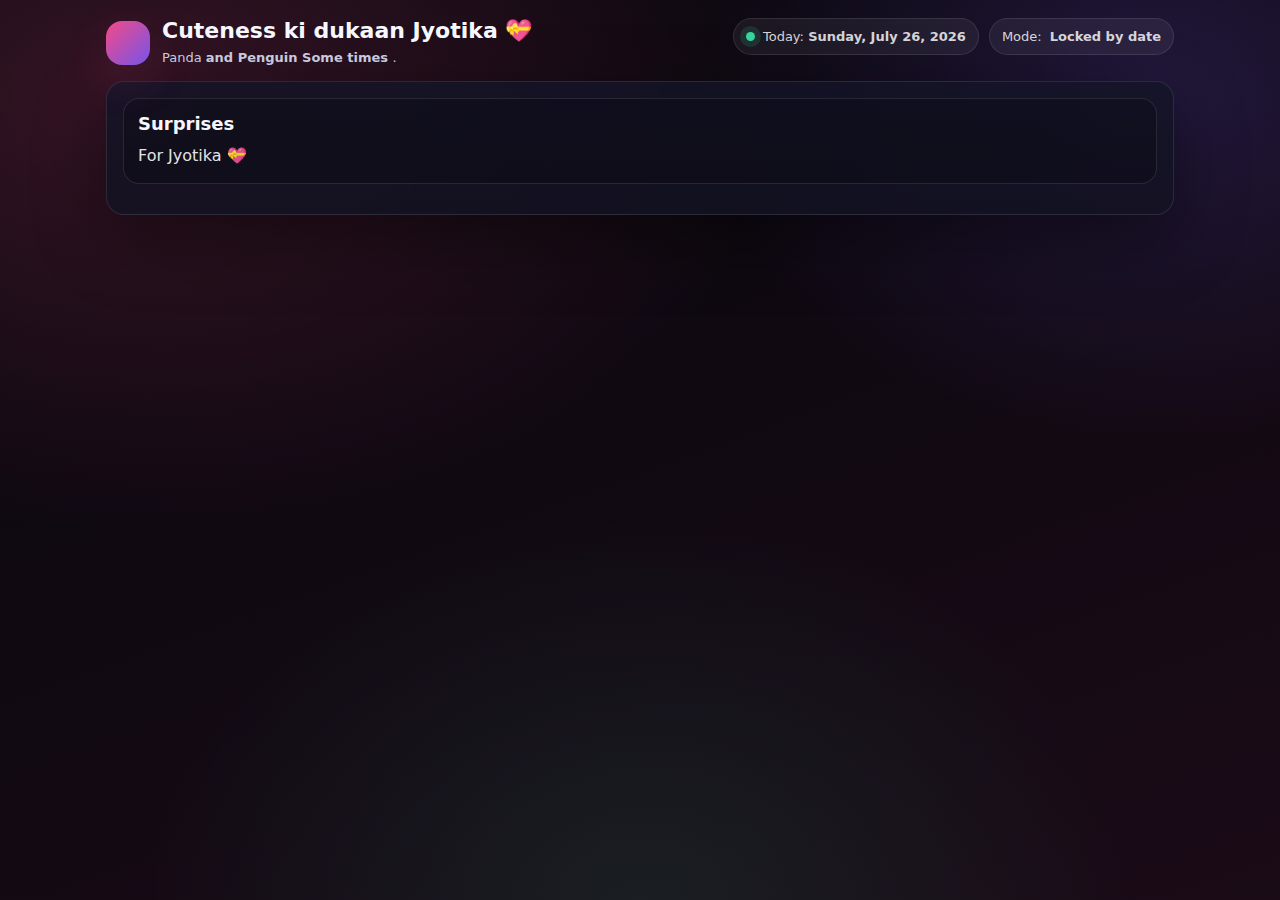
<file: index.html>
<!doctype html>
<html lang="en">
<head><meta charset="utf-8"/><meta name="viewport" content="width=device-width,initial-scale=1"/>
<title>Jyotika 💝 My Love</title><link rel="stylesheet" href="styles.css"/></head>
<body>
<div class="wrap">
  <header>
    <div class="brand"><div class="logo" aria-hidden="true"></div>
      <div><h1>Cuteness ki dukaan Jyotika 💝</h1>
      <p class="sub"> Panda <b> and Penguin Some times </b>.</p></div>
    </div>
    <div class="meta">
      <div class="pill"><span class="dot" id="dot"></span><span id="todayText">Loading…</span></div>
      <div class="pill"><span>Mode:</span> <b id="modeText">Locked by date</b></div>
   <!--   <button class="btn secondary" id="togglePreview">Preview all days</button> -->
    </div>
  </header>

  <div class="panel">
    <div class="content">
      <div class="hero">
        <h2>Surprises</h2>
        <div class="note">For Jyotika 💝</div>
      </div>
      <div class="grid2" id="dateList" style="margin-top:14px"></div>
    </div>
  </div>
</div>

<div class="confetti" id="confetti"></div>
<script src="songs.js"></script>
<script src="config.js"></script>
<script src="app.js"></script>
<script>initIndex();</script>
</body></html>
</file>
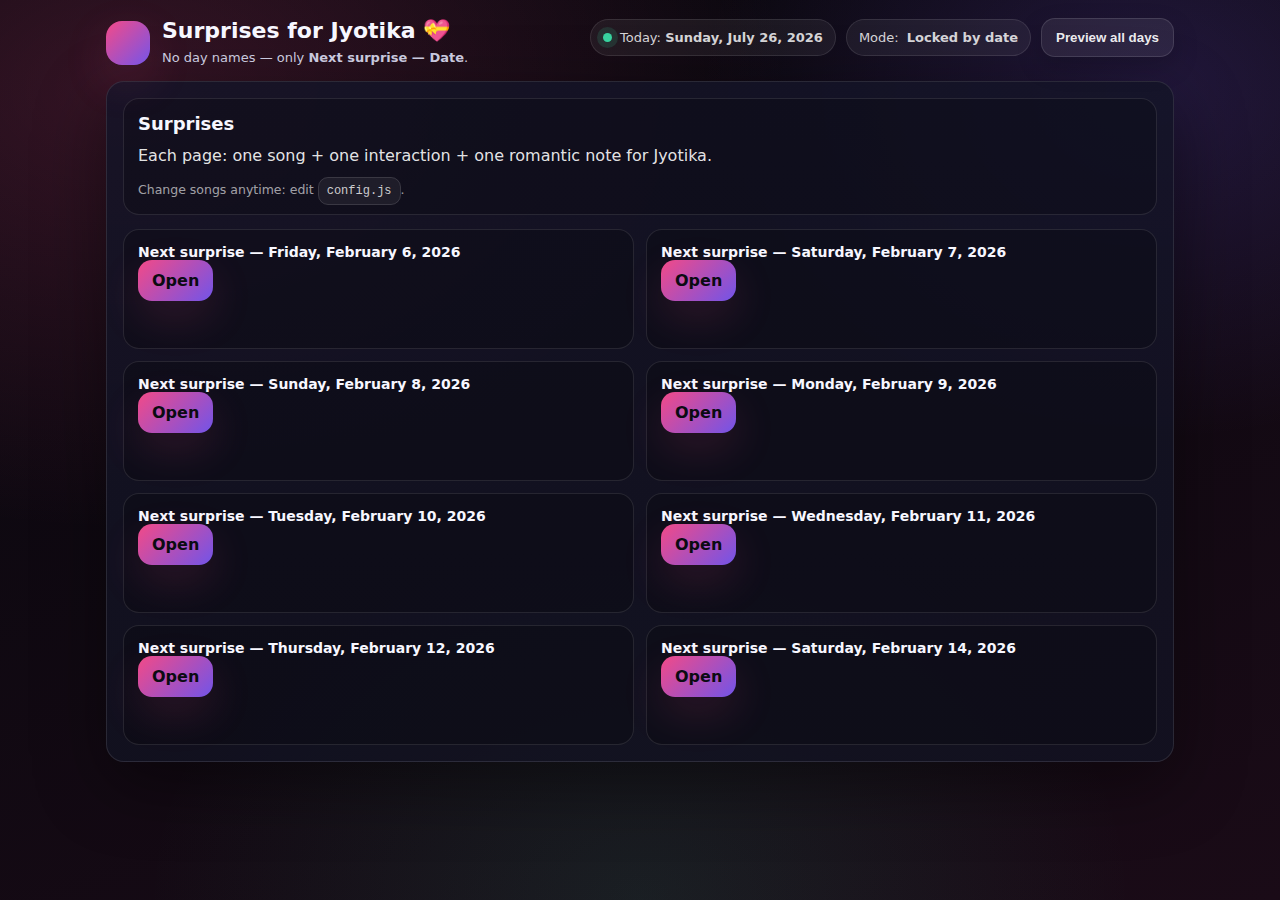
<file: jyotika_surprise_site 4/index.html>
<!doctype html>
<html lang="en">
<head><meta charset="utf-8"/><meta name="viewport" content="width=device-width,initial-scale=1"/>
<title>Surprises for Jyotika 💝</title><link rel="stylesheet" href="styles.css"/></head>
<body>
<div class="wrap">
  <header>
    <div class="brand"><div class="logo" aria-hidden="true"></div>
      <div><h1>Surprises for Jyotika 💝</h1>
      <p class="sub">No day names — only <b>Next surprise — Date</b>.</p></div>
    </div>
    <div class="meta">
      <div class="pill"><span class="dot" id="dot"></span><span id="todayText">Loading…</span></div>
      <div class="pill"><span>Mode:</span> <b id="modeText">Locked by date</b></div>
      <button class="btn secondary" id="togglePreview">Preview all days</button>
    </div>
  </header>

  <div class="panel">
    <div class="content">
      <div class="hero">
        <h2>Surprises</h2>
        <div class="note">Each page: one song + one interaction + one romantic note for Jyotika.</div>
        <div class="tiny">Change songs anytime: edit <span class="kbd">config.js</span>.</div>
      </div>
      <div class="grid2" id="dateList" style="margin-top:14px"></div>
    </div>
  </div>
</div>

<div class="confetti" id="confetti"></div>
<script src="config.js"></script>
<script src="app.js"></script>
<script>initIndex();</script>
</body></html>
</file>
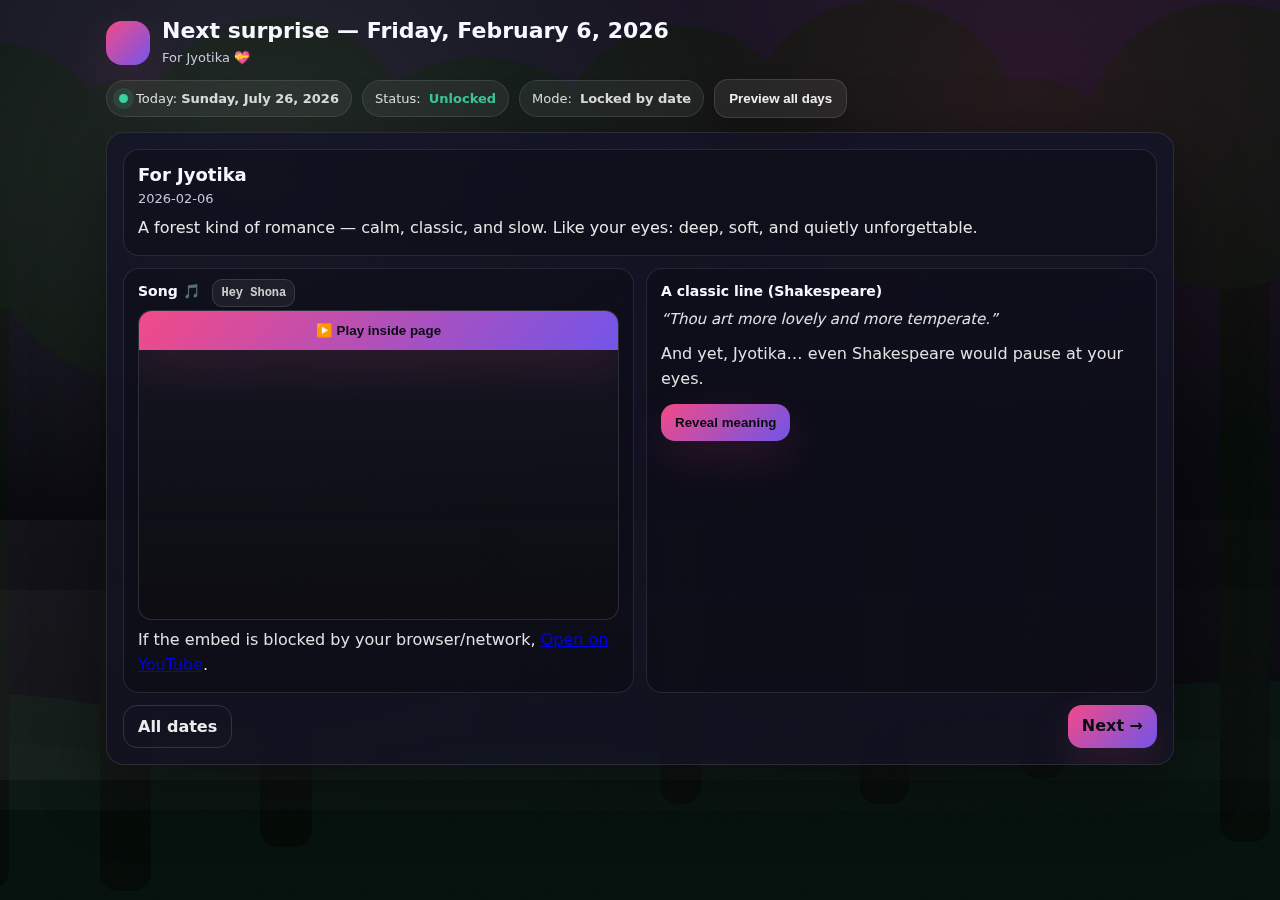
<file: day-1.html>
<!doctype html>
<html lang="en">
<head><meta charset="utf-8"/><meta name="viewport" content="width=device-width,initial-scale=1"/>
<title>Next surprise — 2026-02-06</title><link rel="stylesheet" href="styles.css"/></head>
<body>
<div class="wrap">
  <header>
    <div class="brand"><div class="logo" aria-hidden="true"></div>
      <div><h1 id="dayTitle">Next surprise — 2026-02-06</h1><p class="sub">For Jyotika 💝</p></div>
    </div>
    <div class="meta">
      <div class="pill"><span class="dot" id="dot"></span><span id="todayText">Loading…</span></div>
      <div class="pill"><span>Status:</span> <span id="statusText">—</span></div>
      <div class="pill"><span>Mode:</span> <b id="modeText">Locked by date</b></div>
      <button class="btn secondary" id="togglePreview">Preview all days</button>
    </div>
  </header>

  <div class="panel">
    <div class="content">
      <div class="hero">
        <h2>For Jyotika</h2>
        <div class="dateLine">2026-02-06</div>
        <div class="note" id="heroText">A forest kind of romance — calm, classic, and slow. Like your eyes: deep, soft, and quietly unforgettable.</div>
      </div>

      <div class="grid2" id="grid"></div>
      <div id="nav"></div>
      </div>
  </div>
</div>

<div class="confetti" id="confetti"></div>
<script src="songs.js"></script>
<script src="config.js"></script>
<script src="app.js"></script>
<script>initDayPage("2026-02-06", "A forest kind of romance \u2014 calm, classic, and slow. Like your eyes: deep, soft, and quietly unforgettable.");</script>
</body></html>
</file>
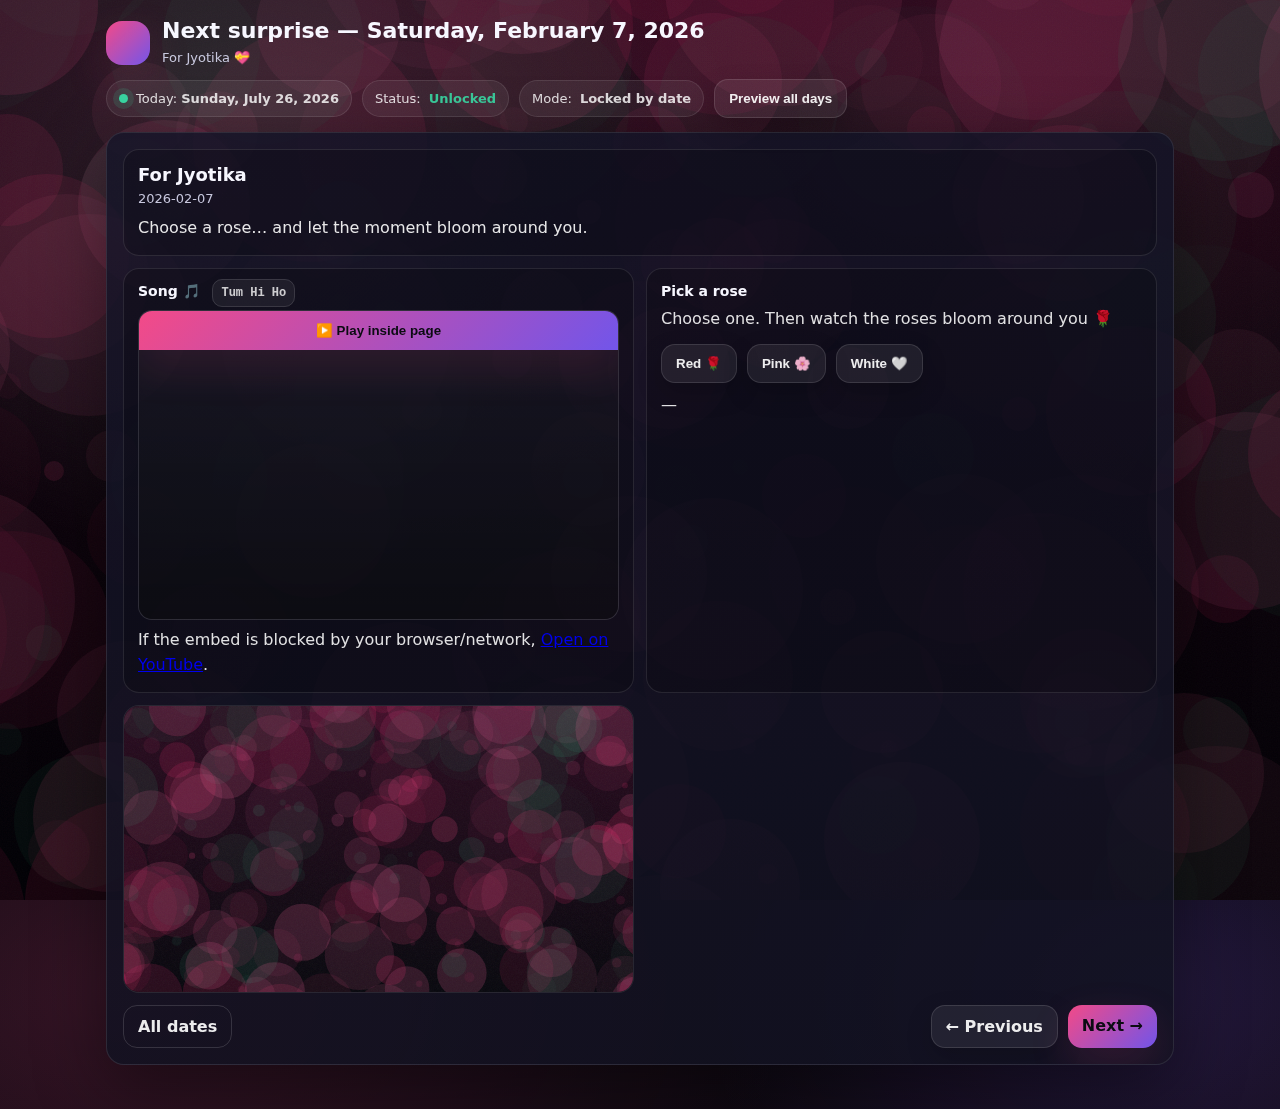
<file: day-2.html>
<!doctype html>
<html lang="en">
<head><meta charset="utf-8"/><meta name="viewport" content="width=device-width,initial-scale=1"/>
<title>Next surprise — 2026-02-07</title><link rel="stylesheet" href="styles.css"/></head>
<body>
<div class="wrap">
  <header>
    <div class="brand"><div class="logo" aria-hidden="true"></div>
      <div><h1 id="dayTitle">Next surprise — 2026-02-07</h1><p class="sub">For Jyotika 💝</p></div>
    </div>
    <div class="meta">
      <div class="pill"><span class="dot" id="dot"></span><span id="todayText">Loading…</span></div>
      <div class="pill"><span>Status:</span> <span id="statusText">—</span></div>
      <div class="pill"><span>Mode:</span> <b id="modeText">Locked by date</b></div>
      <button class="btn secondary" id="togglePreview">Preview all days</button>
    </div>
  </header>

  <div class="panel">
    <div class="content">
      <div class="hero">
        <h2>For Jyotika</h2>
        <div class="dateLine">2026-02-07</div>
        <div class="note" id="heroText">Choose a rose… and let the moment bloom around you.</div>
      </div>

      <div class="grid2" id="grid"></div>
      <div id="nav"></div>
      </div>
  </div>
</div>

<div class="confetti" id="confetti"></div>
<script src="songs.js"></script>
<script src="config.js"></script>
<script src="app.js"></script>
<script>initDayPage("2026-02-07", "Choose a rose\u2026 and let the moment bloom around you.");</script>
</body></html>
</file>
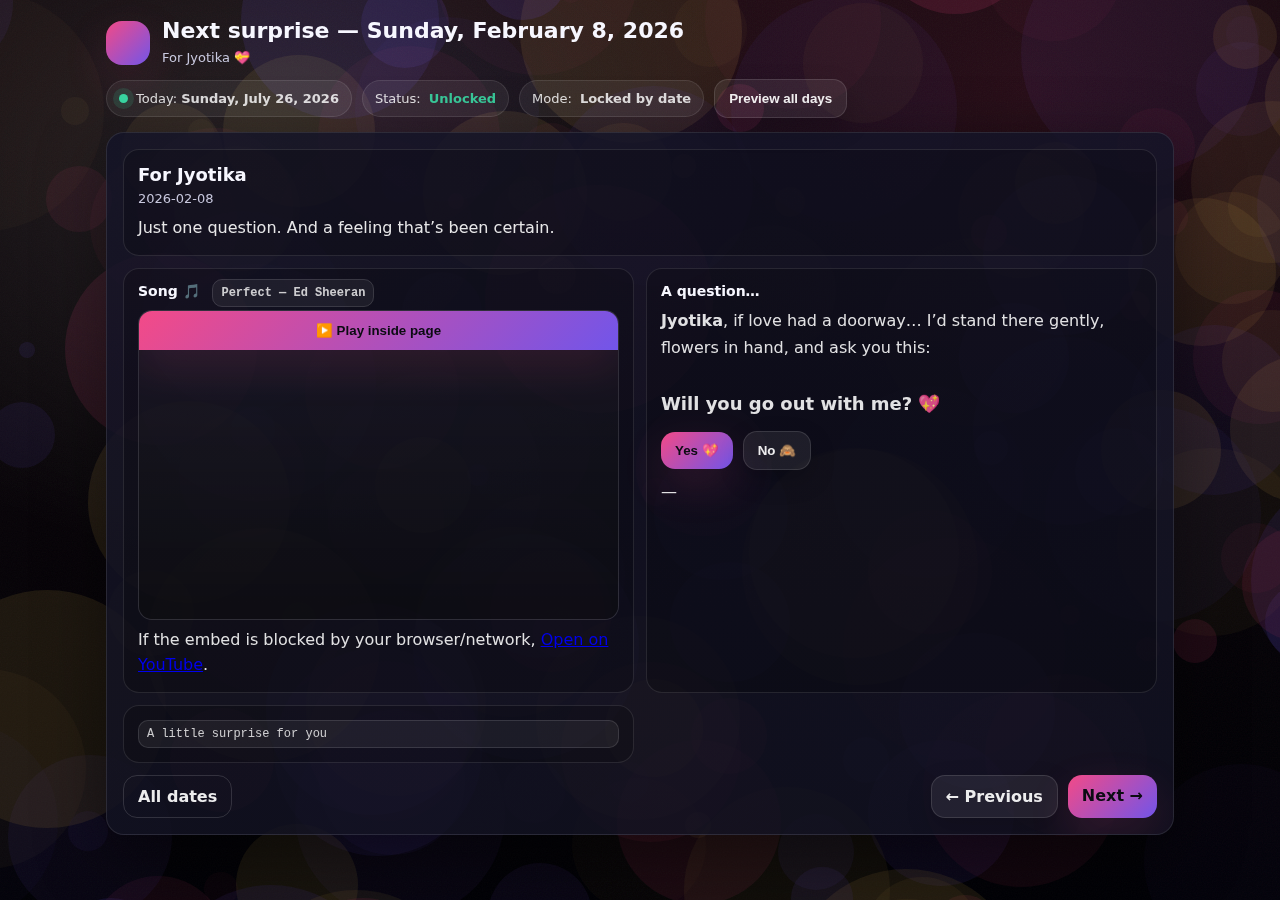
<file: day-3.html>
<!doctype html>
<html lang="en">
<head><meta charset="utf-8"/><meta name="viewport" content="width=device-width,initial-scale=1"/>
<title>Next surprise — 2026-02-08</title><link rel="stylesheet" href="styles.css"/></head>
<body>
<div class="wrap">
  <header>
    <div class="brand"><div class="logo" aria-hidden="true"></div>
      <div><h1 id="dayTitle">Next surprise — 2026-02-08</h1><p class="sub">For Jyotika 💝</p></div>
    </div>
    <div class="meta">
      <div class="pill"><span class="dot" id="dot"></span><span id="todayText">Loading…</span></div>
      <div class="pill"><span>Status:</span> <span id="statusText">—</span></div>
      <div class="pill"><span>Mode:</span> <b id="modeText">Locked by date</b></div>
      <button class="btn secondary" id="togglePreview">Preview all days</button>
    </div>
  </header>

  <div class="panel">
    <div class="content">
      <div class="hero">
        <h2>For Jyotika</h2>
        <div class="dateLine">2026-02-08</div>
        <div class="note" id="heroText">Just one question. And a feeling that’s been certain.</div>
      </div>

      <div class="grid2" id="grid"></div>
      <div id="nav"></div>
      </div>
  </div>
</div>

<div class="confetti" id="confetti"></div>
<script src="songs.js"></script>
<script src="config.js"></script>
<script src="app.js"></script>
<script>initDayPage("2026-02-08", "Just one question. And a feeling that\u2019s been certain.");</script>
</body></html>
</file>
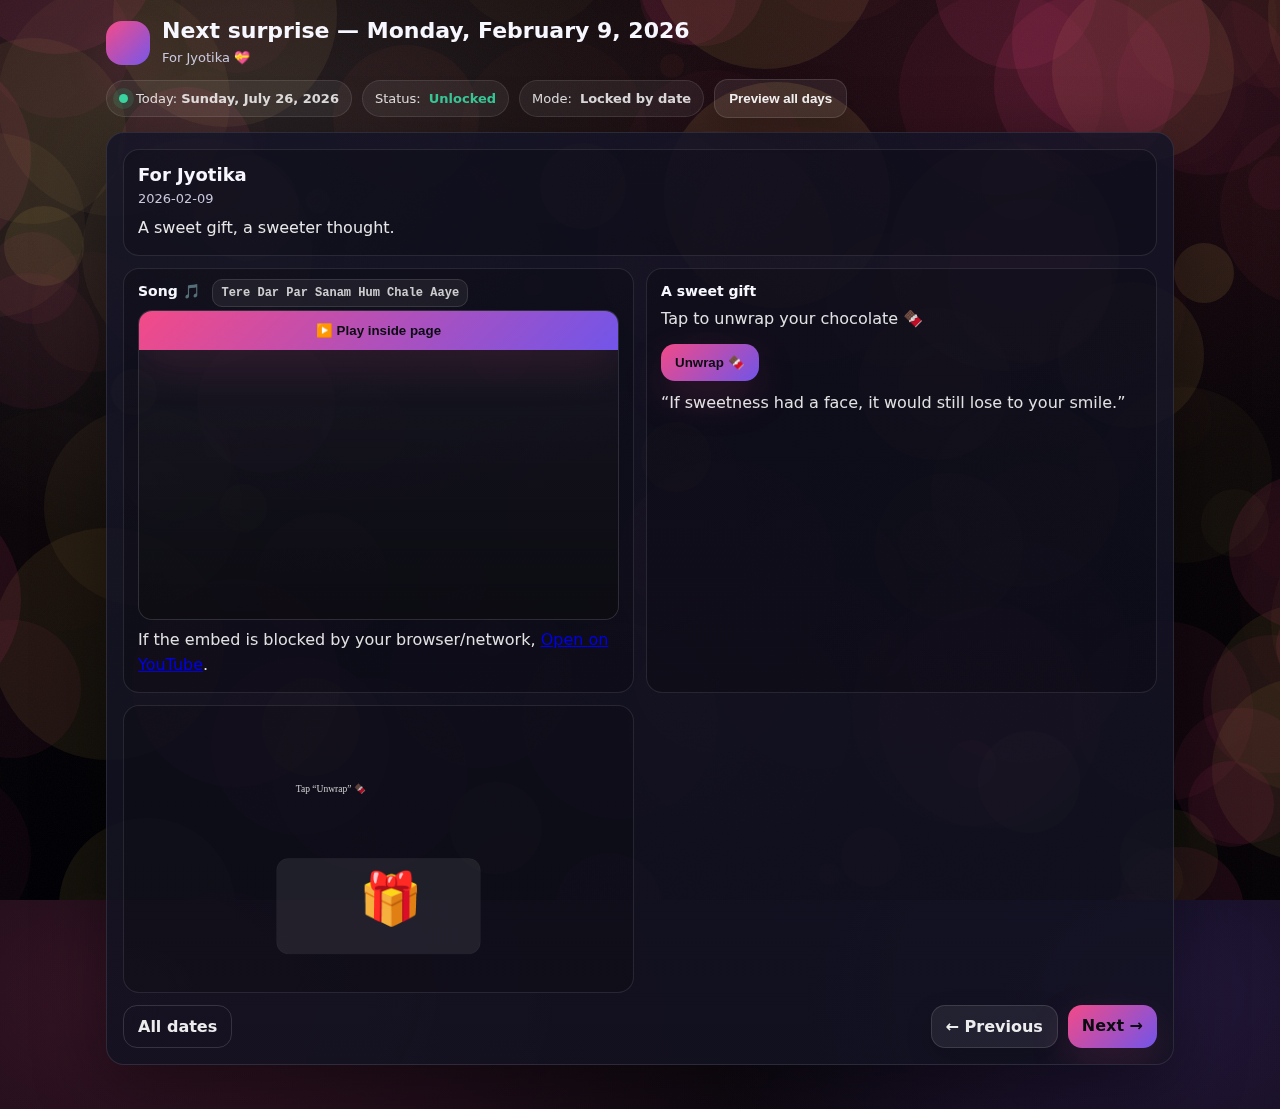
<file: day-4.html>
<!doctype html>
<html lang="en">
<head><meta charset="utf-8"/><meta name="viewport" content="width=device-width,initial-scale=1"/>
<title>Next surprise — 2026-02-09</title><link rel="stylesheet" href="styles.css"/></head>
<body>
<div class="wrap">
  <header>
    <div class="brand"><div class="logo" aria-hidden="true"></div>
      <div><h1 id="dayTitle">Next surprise — 2026-02-09</h1><p class="sub">For Jyotika 💝</p></div>
    </div>
    <div class="meta">
      <div class="pill"><span class="dot" id="dot"></span><span id="todayText">Loading…</span></div>
      <div class="pill"><span>Status:</span> <span id="statusText">—</span></div>
      <div class="pill"><span>Mode:</span> <b id="modeText">Locked by date</b></div>
      <button class="btn secondary" id="togglePreview">Preview all days</button>
    </div>
  </header>

  <div class="panel">
    <div class="content">
      <div class="hero">
        <h2>For Jyotika</h2>
        <div class="dateLine">2026-02-09</div>
        <div class="note" id="heroText">A sweet gift, a sweeter thought.</div>
      </div>

      <div class="grid2" id="grid"></div>
      <div id="nav"></div>
      </div>
  </div>
</div>

<div class="confetti" id="confetti"></div>
<script src="songs.js"></script>
<script src="config.js"></script>
<script src="app.js"></script>
<script>initDayPage("2026-02-09", "A sweet gift, a sweeter thought.");</script>
</body></html>
</file>
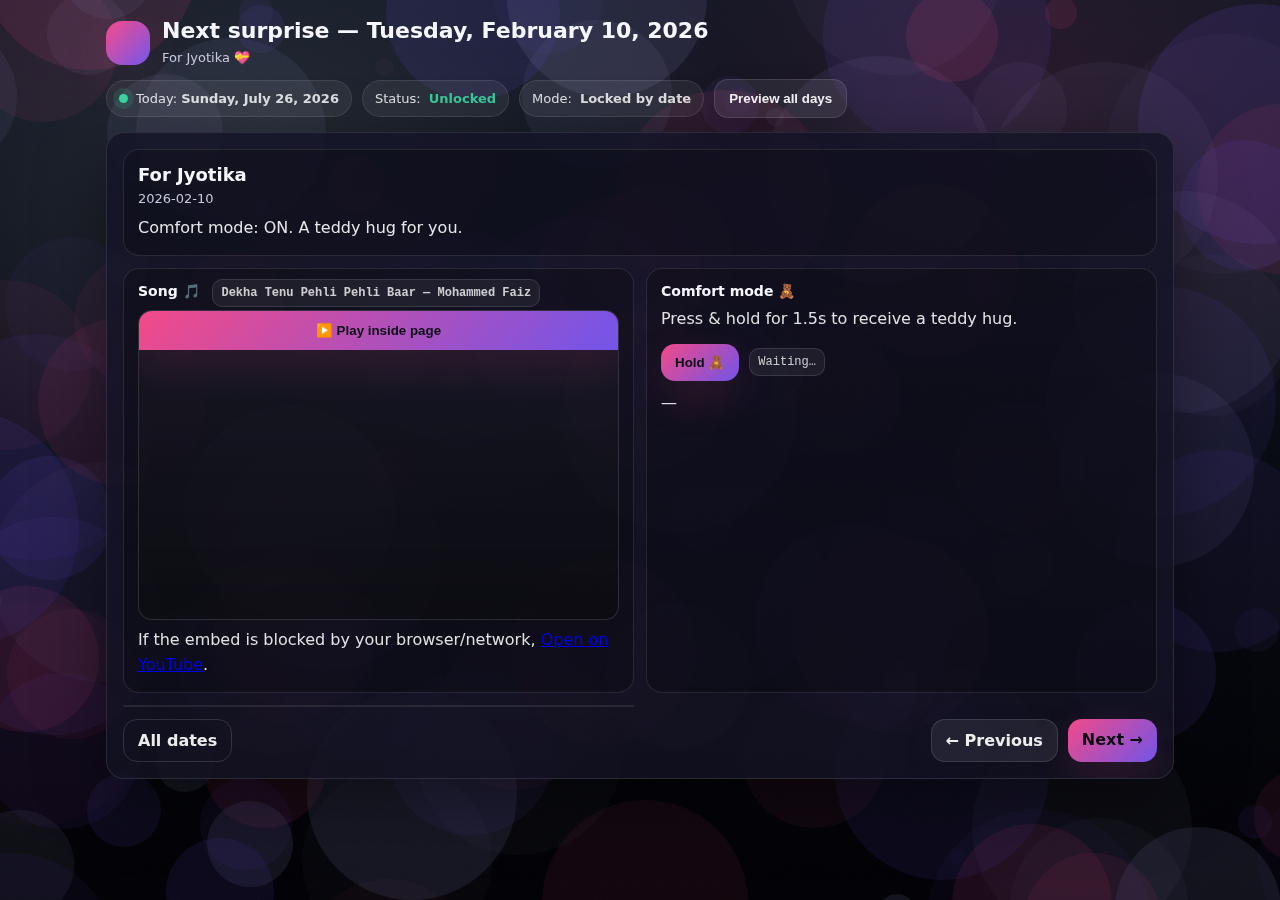
<file: day-5.html>
<!doctype html>
<html lang="en">
<head><meta charset="utf-8"/><meta name="viewport" content="width=device-width,initial-scale=1"/>
<title>Next surprise — 2026-02-10</title><link rel="stylesheet" href="styles.css"/></head>
<body>
<div class="wrap">
  <header>
    <div class="brand"><div class="logo" aria-hidden="true"></div>
      <div><h1 id="dayTitle">Next surprise — 2026-02-10</h1><p class="sub">For Jyotika 💝</p></div>
    </div>
    <div class="meta">
      <div class="pill"><span class="dot" id="dot"></span><span id="todayText">Loading…</span></div>
      <div class="pill"><span>Status:</span> <span id="statusText">—</span></div>
      <div class="pill"><span>Mode:</span> <b id="modeText">Locked by date</b></div>
      <button class="btn secondary" id="togglePreview">Preview all days</button>
    </div>
  </header>

  <div class="panel">
    <div class="content">
      <div class="hero">
        <h2>For Jyotika</h2>
        <div class="dateLine">2026-02-10</div>
        <div class="note" id="heroText">Comfort mode: ON. A teddy hug for you.</div>
      </div>

      <div class="grid2" id="grid"></div>
      <div id="nav"></div>
      </div>
  </div>
</div>

<div class="confetti" id="confetti"></div>
<script src="songs.js"></script>
<script src="config.js"></script>
<script src="app.js"></script>
<script>initDayPage("2026-02-10", "Comfort mode: ON. A teddy hug for you.");</script>
</body></html>
</file>
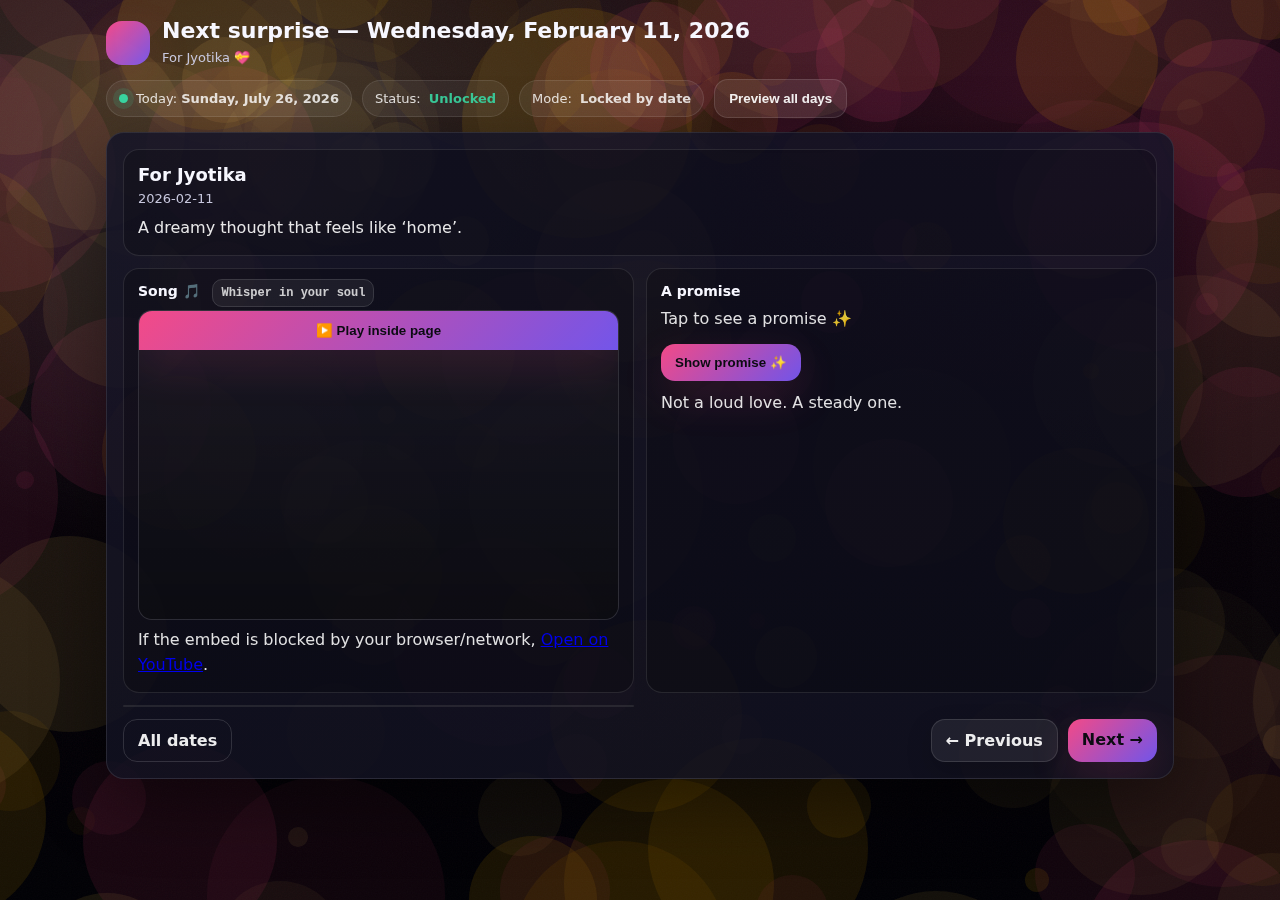
<file: day-6.html>
<!doctype html>
<html lang="en">
<head><meta charset="utf-8"/><meta name="viewport" content="width=device-width,initial-scale=1"/>
<title>Next surprise — 2026-02-11</title><link rel="stylesheet" href="styles.css"/></head>
<body>
<div class="wrap">
  <header>
    <div class="brand"><div class="logo" aria-hidden="true"></div>
      <div><h1 id="dayTitle">Next surprise — 2026-02-11</h1><p class="sub">For Jyotika 💝</p></div>
    </div>
    <div class="meta">
      <div class="pill"><span class="dot" id="dot"></span><span id="todayText">Loading…</span></div>
      <div class="pill"><span>Status:</span> <span id="statusText">—</span></div>
      <div class="pill"><span>Mode:</span> <b id="modeText">Locked by date</b></div>
      <button class="btn secondary" id="togglePreview">Preview all days</button>
    </div>
  </header>

  <div class="panel">
    <div class="content">
      <div class="hero">
        <h2>For Jyotika</h2>
        <div class="dateLine">2026-02-11</div>
        <div class="note" id="heroText">A dreamy thought that feels like ‘home’.</div>
      </div>

      <div class="grid2" id="grid"></div>
      <div id="nav"></div>
      </div>
  </div>
</div>

<div class="confetti" id="confetti"></div>
<script src="songs.js"></script>
<script src="config.js"></script>
<script src="app.js"></script>
<script>initDayPage("2026-02-11", "A dreamy thought that feels like \u2018home\u2019.");</script>
</body></html>
</file>
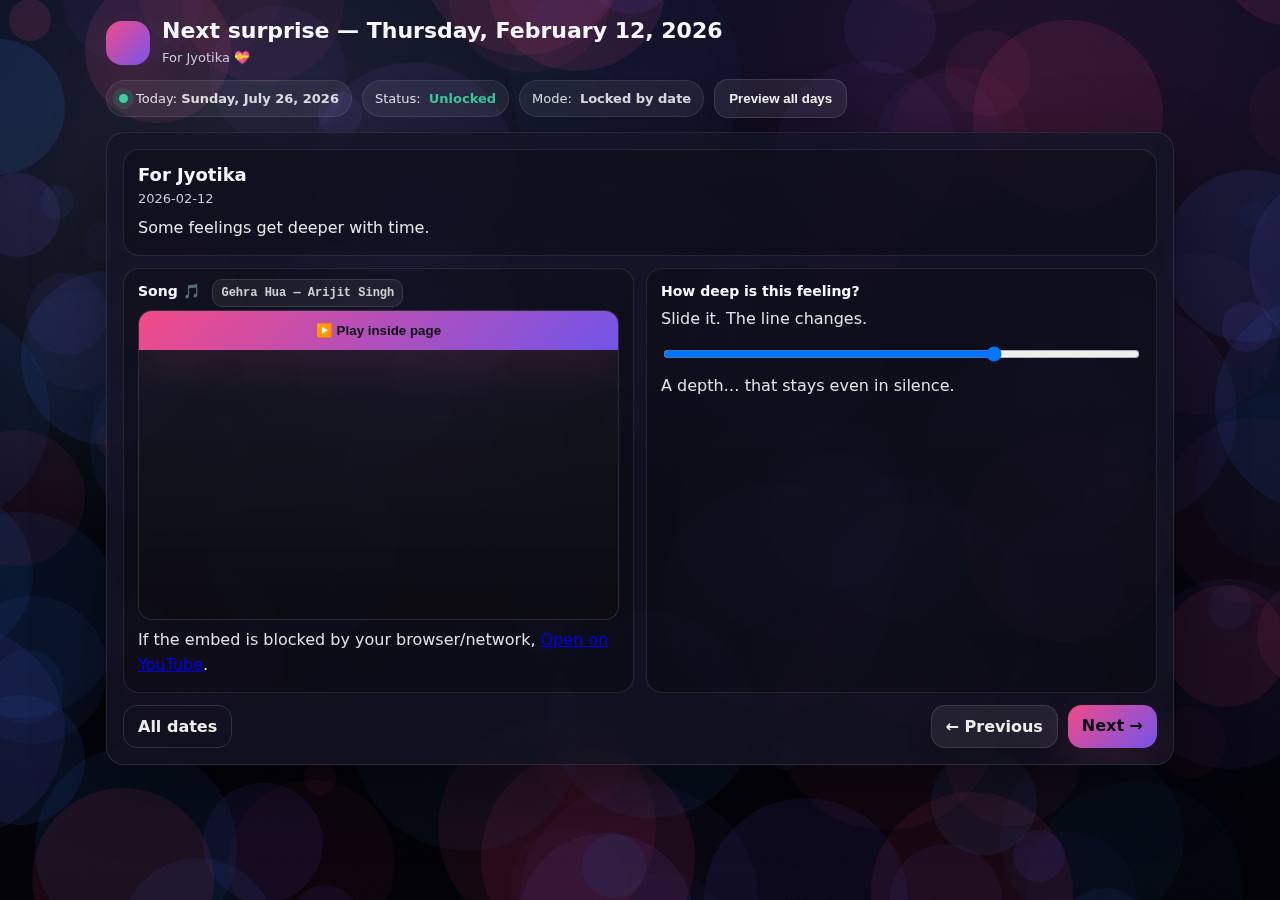
<file: day-7.html>
<!doctype html>
<html lang="en">
<head><meta charset="utf-8"/><meta name="viewport" content="width=device-width,initial-scale=1"/>
<title>Next surprise — 2026-02-12</title><link rel="stylesheet" href="styles.css"/></head>
<body>
<div class="wrap">
  <header>
    <div class="brand"><div class="logo" aria-hidden="true"></div>
      <div><h1 id="dayTitle">Next surprise — 2026-02-12</h1><p class="sub">For Jyotika 💝</p></div>
    </div>
    <div class="meta">
      <div class="pill"><span class="dot" id="dot"></span><span id="todayText">Loading…</span></div>
      <div class="pill"><span>Status:</span> <span id="statusText">—</span></div>
      <div class="pill"><span>Mode:</span> <b id="modeText">Locked by date</b></div>
      <button class="btn secondary" id="togglePreview">Preview all days</button>
    </div>
  </header>

  <div class="panel">
    <div class="content">
      <div class="hero">
        <h2>For Jyotika</h2>
        <div class="dateLine">2026-02-12</div>
        <div class="note" id="heroText">Some feelings get deeper with time.</div>
      </div>

      <div class="grid2" id="grid"></div>
      <div id="nav"></div>
      </div>
  </div>
</div>

<div class="confetti" id="confetti"></div>
<script src="songs.js"></script>
<script src="config.js"></script>
<script src="app.js"></script>
<script>initDayPage("2026-02-12", "Some feelings get deeper with time.");</script>
</body></html>
</file>
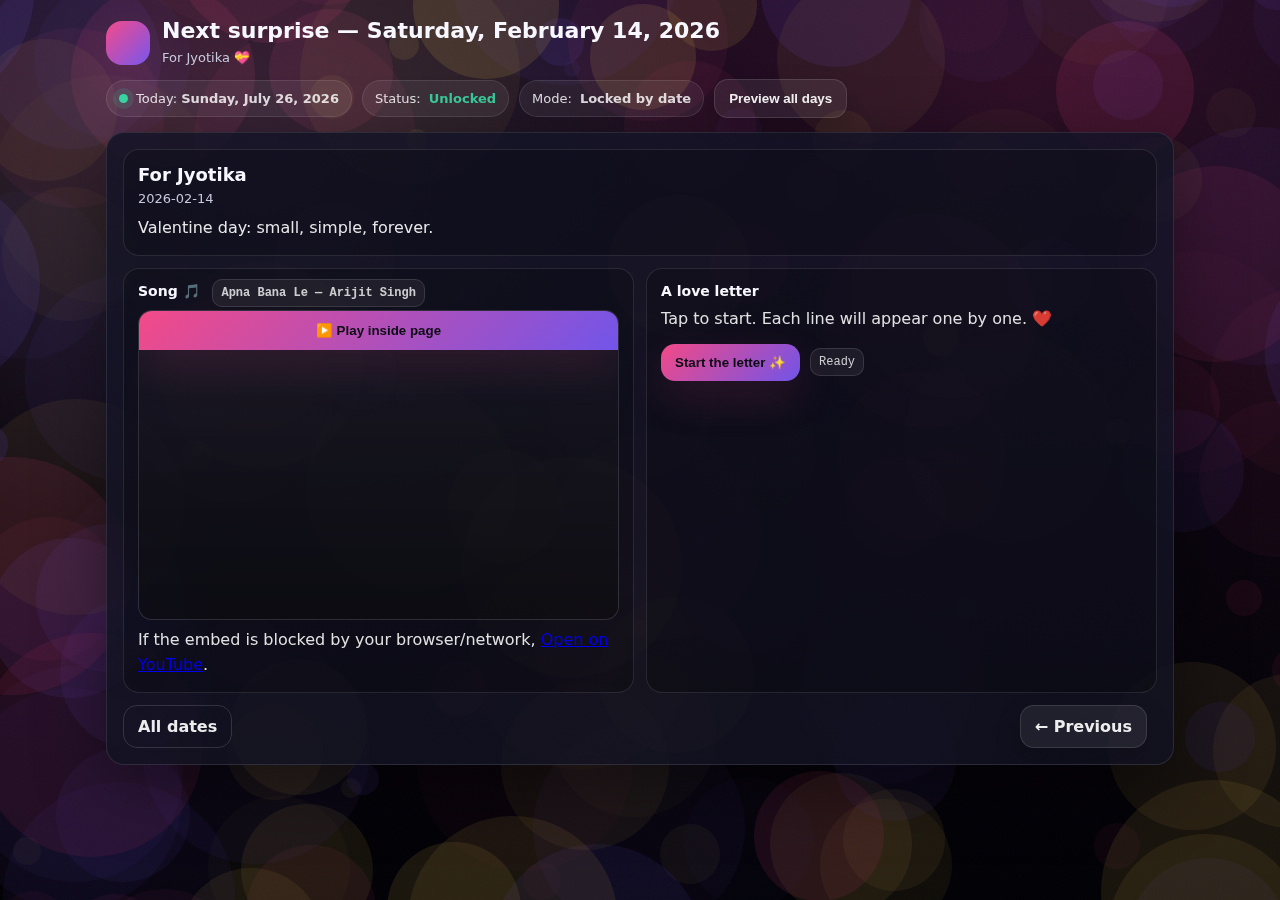
<file: day-8.html>
<!doctype html>
<html lang="en">
<head><meta charset="utf-8"/><meta name="viewport" content="width=device-width,initial-scale=1"/>
<title>Next surprise — 2026-02-14</title><link rel="stylesheet" href="styles.css"/></head>
<body>
<div class="wrap">
  <header>
    <div class="brand"><div class="logo" aria-hidden="true"></div>
      <div><h1 id="dayTitle">Next surprise — 2026-02-14</h1><p class="sub">For Jyotika 💝</p></div>
    </div>
    <div class="meta">
      <div class="pill"><span class="dot" id="dot"></span><span id="todayText">Loading…</span></div>
      <div class="pill"><span>Status:</span> <span id="statusText">—</span></div>
      <div class="pill"><span>Mode:</span> <b id="modeText">Locked by date</b></div>
      <button class="btn secondary" id="togglePreview">Preview all days</button>
    </div>
  </header>

  <div class="panel">
    <div class="content">
      <div class="hero">
        <h2>For Jyotika</h2>
        <div class="dateLine">2026-02-14</div>
        <div class="note" id="heroText">Valentine day: small, simple, forever.</div>
      </div>

      <div class="grid2" id="grid"></div>
      <div id="nav"></div>
      </div>
  </div>
</div>

<div class="confetti" id="confetti"></div>
<script src="songs.js"></script>
<script src="config.js"></script>
<script src="app.js"></script>
<script>initDayPage("2026-02-14", "Valentine day: small, simple, forever.");</script>
</body></html>
</file>
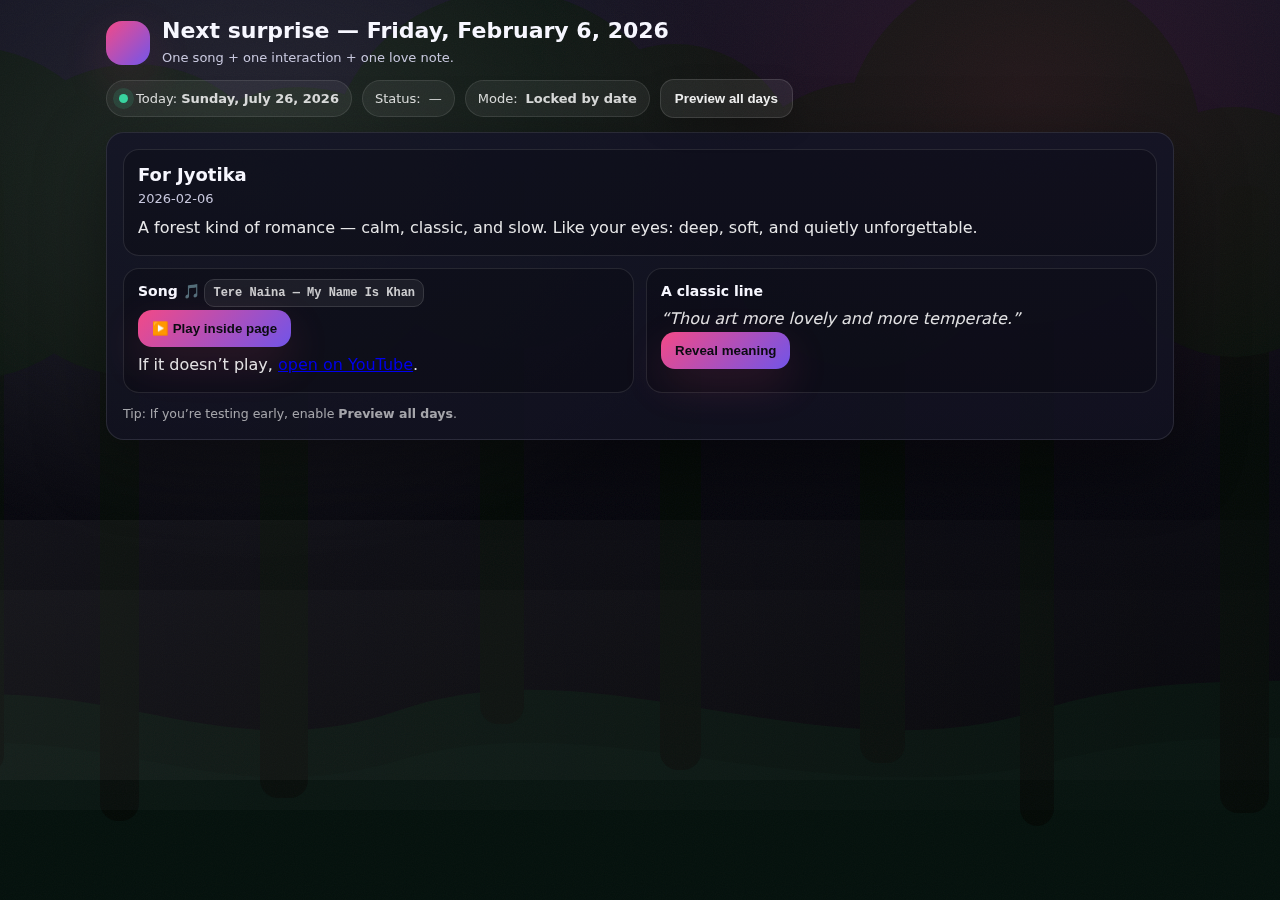
<file: jyotika_surprise_site 4/day-1.html>
<!doctype html>
<html lang="en">
<head><meta charset="utf-8"/><meta name="viewport" content="width=device-width,initial-scale=1"/>
<title>Next surprise — 2026-02-06</title><link rel="stylesheet" href="styles.css"/></head>
<body>
<div class="wrap">
  <header>
    <div class="brand"><div class="logo" aria-hidden="true"></div>
      <div><h1 id="dayTitle">Next surprise — 2026-02-06</h1><p class="sub">One song + one interaction + one love note.</p></div>
    </div>
    <div class="meta">
      <div class="pill"><span class="dot" id="dot"></span><span id="todayText">Loading…</span></div>
      <div class="pill"><span>Status:</span> <span id="statusText">—</span></div>
      <div class="pill"><span>Mode:</span> <b id="modeText">Locked by date</b></div>
      <button class="btn secondary" id="togglePreview">Preview all days</button>
    </div>
  </header>

  <div class="panel">
    <div class="content">
      <div class="hero">
        <h2>For Jyotika</h2>
        <div class="dateLine">2026-02-06</div>
        <div class="note" id="heroText">A forest kind of romance — calm, classic, and slow. Like your eyes: deep, soft, and quietly unforgettable.</div>
      </div>

      <div class="grid2" id="grid"></div>
      <div id="nav"></div>
      <div class="tiny">Tip: If you’re testing early, enable <b>Preview all days</b>.</div>
    </div>
  </div>
</div>

<div class="confetti" id="confetti"></div>
<script src="config.js"></script>
<script src="app.js"></script>
<script>initDayPage("2026-02-06", "A forest kind of romance \u2014 calm, classic, and slow. Like your eyes: deep, soft, and quietly unforgettable.");</script>
</body></html>
</file>
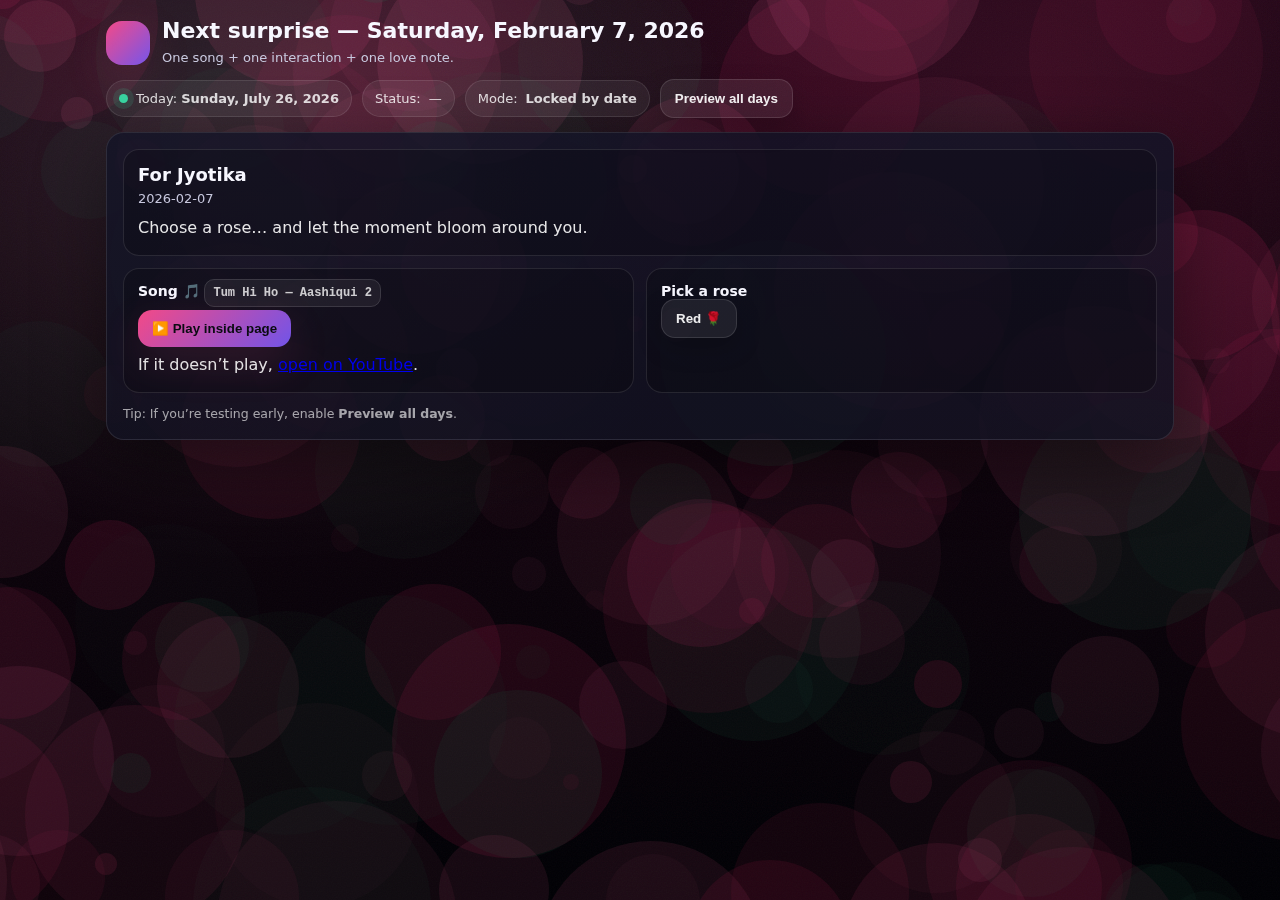
<file: jyotika_surprise_site 4/day-2.html>
<!doctype html>
<html lang="en">
<head><meta charset="utf-8"/><meta name="viewport" content="width=device-width,initial-scale=1"/>
<title>Next surprise — 2026-02-07</title><link rel="stylesheet" href="styles.css"/></head>
<body>
<div class="wrap">
  <header>
    <div class="brand"><div class="logo" aria-hidden="true"></div>
      <div><h1 id="dayTitle">Next surprise — 2026-02-07</h1><p class="sub">One song + one interaction + one love note.</p></div>
    </div>
    <div class="meta">
      <div class="pill"><span class="dot" id="dot"></span><span id="todayText">Loading…</span></div>
      <div class="pill"><span>Status:</span> <span id="statusText">—</span></div>
      <div class="pill"><span>Mode:</span> <b id="modeText">Locked by date</b></div>
      <button class="btn secondary" id="togglePreview">Preview all days</button>
    </div>
  </header>

  <div class="panel">
    <div class="content">
      <div class="hero">
        <h2>For Jyotika</h2>
        <div class="dateLine">2026-02-07</div>
        <div class="note" id="heroText">Choose a rose… and let the moment bloom around you.</div>
      </div>

      <div class="grid2" id="grid"></div>
      <div id="nav"></div>
      <div class="tiny">Tip: If you’re testing early, enable <b>Preview all days</b>.</div>
    </div>
  </div>
</div>

<div class="confetti" id="confetti"></div>
<script src="config.js"></script>
<script src="app.js"></script>
<script>initDayPage("2026-02-07", "Choose a rose\u2026 and let the moment bloom around you.");</script>
</body></html>
</file>
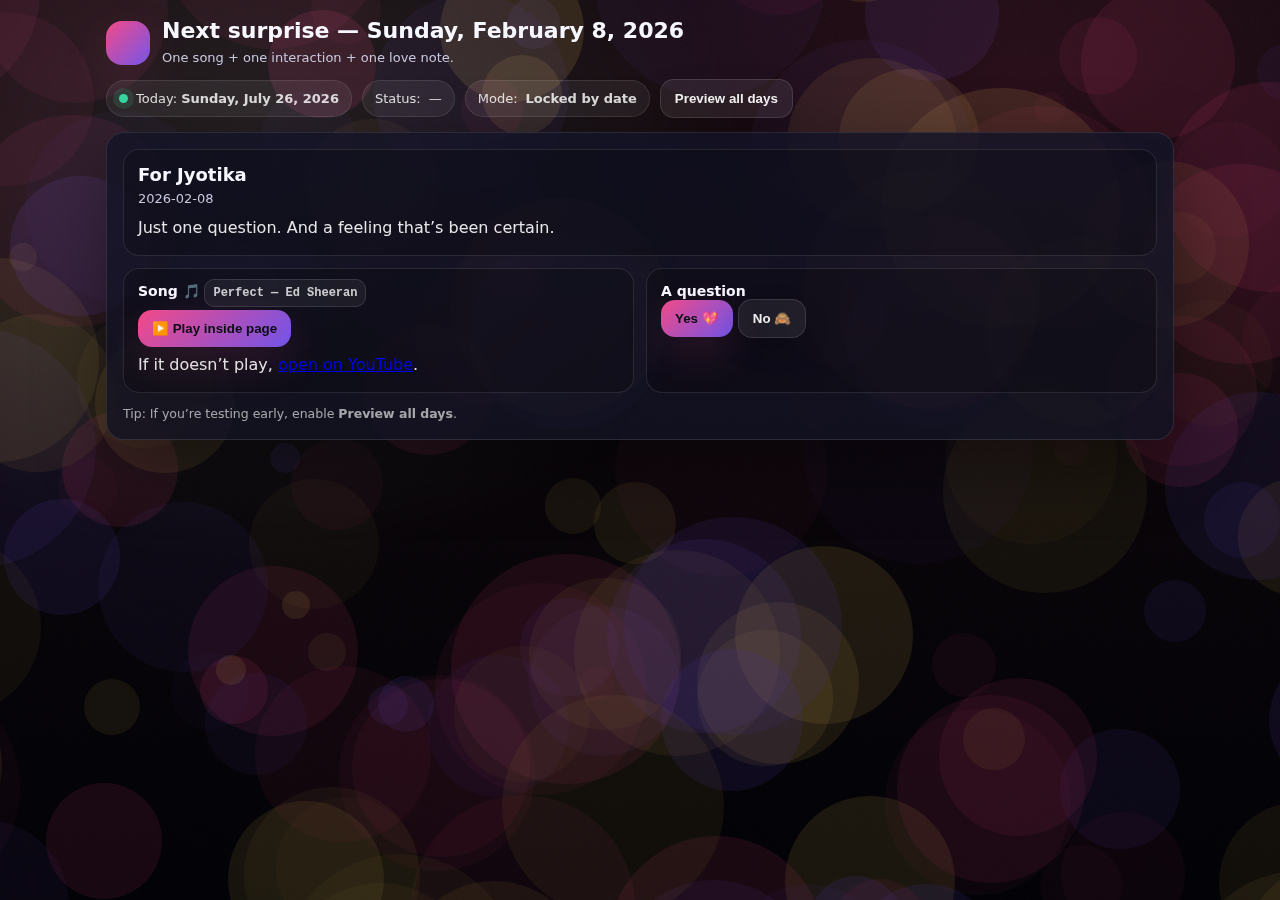
<file: jyotika_surprise_site 4/day-3.html>
<!doctype html>
<html lang="en">
<head><meta charset="utf-8"/><meta name="viewport" content="width=device-width,initial-scale=1"/>
<title>Next surprise — 2026-02-08</title><link rel="stylesheet" href="styles.css"/></head>
<body>
<div class="wrap">
  <header>
    <div class="brand"><div class="logo" aria-hidden="true"></div>
      <div><h1 id="dayTitle">Next surprise — 2026-02-08</h1><p class="sub">One song + one interaction + one love note.</p></div>
    </div>
    <div class="meta">
      <div class="pill"><span class="dot" id="dot"></span><span id="todayText">Loading…</span></div>
      <div class="pill"><span>Status:</span> <span id="statusText">—</span></div>
      <div class="pill"><span>Mode:</span> <b id="modeText">Locked by date</b></div>
      <button class="btn secondary" id="togglePreview">Preview all days</button>
    </div>
  </header>

  <div class="panel">
    <div class="content">
      <div class="hero">
        <h2>For Jyotika</h2>
        <div class="dateLine">2026-02-08</div>
        <div class="note" id="heroText">Just one question. And a feeling that’s been certain.</div>
      </div>

      <div class="grid2" id="grid"></div>
      <div id="nav"></div>
      <div class="tiny">Tip: If you’re testing early, enable <b>Preview all days</b>.</div>
    </div>
  </div>
</div>

<div class="confetti" id="confetti"></div>
<script src="config.js"></script>
<script src="app.js"></script>
<script>initDayPage("2026-02-08", "Just one question. And a feeling that\u2019s been certain.");</script>
</body></html>
</file>
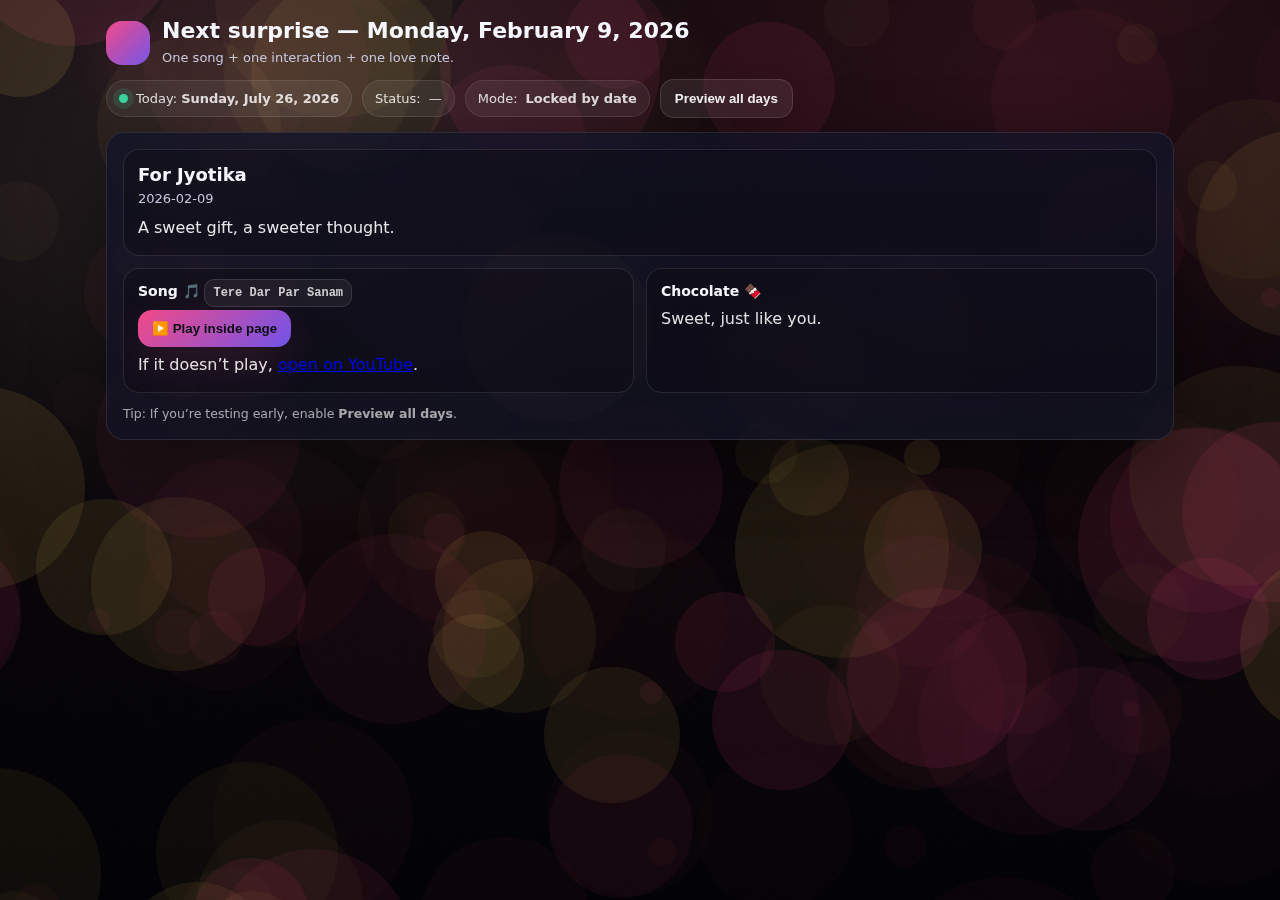
<file: jyotika_surprise_site 4/day-4.html>
<!doctype html>
<html lang="en">
<head><meta charset="utf-8"/><meta name="viewport" content="width=device-width,initial-scale=1"/>
<title>Next surprise — 2026-02-09</title><link rel="stylesheet" href="styles.css"/></head>
<body>
<div class="wrap">
  <header>
    <div class="brand"><div class="logo" aria-hidden="true"></div>
      <div><h1 id="dayTitle">Next surprise — 2026-02-09</h1><p class="sub">One song + one interaction + one love note.</p></div>
    </div>
    <div class="meta">
      <div class="pill"><span class="dot" id="dot"></span><span id="todayText">Loading…</span></div>
      <div class="pill"><span>Status:</span> <span id="statusText">—</span></div>
      <div class="pill"><span>Mode:</span> <b id="modeText">Locked by date</b></div>
      <button class="btn secondary" id="togglePreview">Preview all days</button>
    </div>
  </header>

  <div class="panel">
    <div class="content">
      <div class="hero">
        <h2>For Jyotika</h2>
        <div class="dateLine">2026-02-09</div>
        <div class="note" id="heroText">A sweet gift, a sweeter thought.</div>
      </div>

      <div class="grid2" id="grid"></div>
      <div id="nav"></div>
      <div class="tiny">Tip: If you’re testing early, enable <b>Preview all days</b>.</div>
    </div>
  </div>
</div>

<div class="confetti" id="confetti"></div>
<script src="config.js"></script>
<script src="app.js"></script>
<script>initDayPage("2026-02-09", "A sweet gift, a sweeter thought.");</script>
</body></html>
</file>
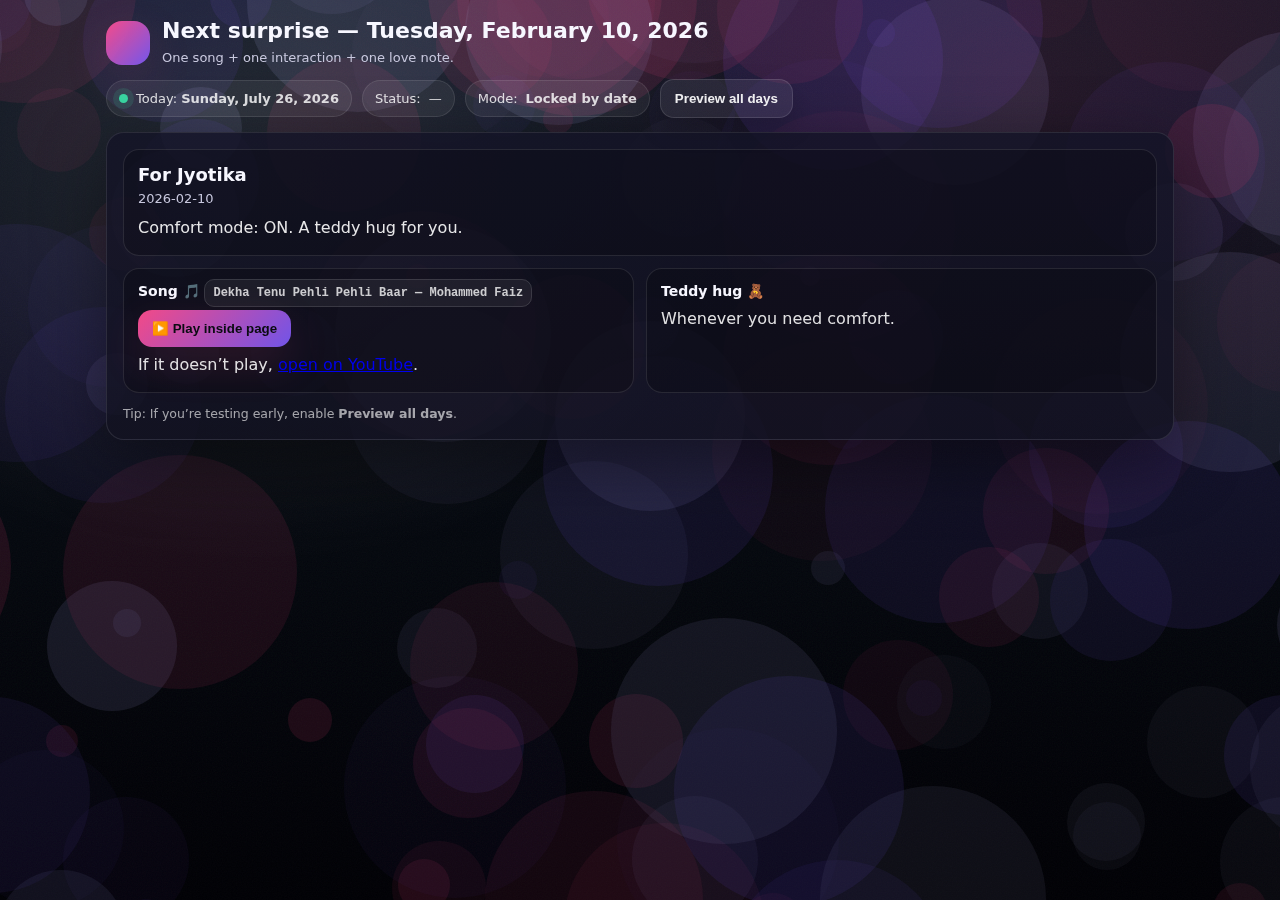
<file: jyotika_surprise_site 4/day-5.html>
<!doctype html>
<html lang="en">
<head><meta charset="utf-8"/><meta name="viewport" content="width=device-width,initial-scale=1"/>
<title>Next surprise — 2026-02-10</title><link rel="stylesheet" href="styles.css"/></head>
<body>
<div class="wrap">
  <header>
    <div class="brand"><div class="logo" aria-hidden="true"></div>
      <div><h1 id="dayTitle">Next surprise — 2026-02-10</h1><p class="sub">One song + one interaction + one love note.</p></div>
    </div>
    <div class="meta">
      <div class="pill"><span class="dot" id="dot"></span><span id="todayText">Loading…</span></div>
      <div class="pill"><span>Status:</span> <span id="statusText">—</span></div>
      <div class="pill"><span>Mode:</span> <b id="modeText">Locked by date</b></div>
      <button class="btn secondary" id="togglePreview">Preview all days</button>
    </div>
  </header>

  <div class="panel">
    <div class="content">
      <div class="hero">
        <h2>For Jyotika</h2>
        <div class="dateLine">2026-02-10</div>
        <div class="note" id="heroText">Comfort mode: ON. A teddy hug for you.</div>
      </div>

      <div class="grid2" id="grid"></div>
      <div id="nav"></div>
      <div class="tiny">Tip: If you’re testing early, enable <b>Preview all days</b>.</div>
    </div>
  </div>
</div>

<div class="confetti" id="confetti"></div>
<script src="config.js"></script>
<script src="app.js"></script>
<script>initDayPage("2026-02-10", "Comfort mode: ON. A teddy hug for you.");</script>
</body></html>
</file>
<file: styles.css>
:root{--card:rgba(20,20,39,.86);--card2:rgba(18,18,33,.86);--text:#f7f7ff;--muted:#c8c8de;--accent:#ff4d8d;--accent2:#7c5cff;--good:#38d39f;--warn:#ffd166;--radius:18px;--shadow:0 22px 70px rgba(0,0,0,.42)}
*{box-sizing:border-box}html,body{height:100%}
body{margin:0;font-family:ui-sans-serif,system-ui,-apple-system,Segoe UI,Roboto,Arial,"Apple Color Emoji","Segoe UI Emoji";color:var(--text);
background:radial-gradient(1200px 800px at 10% 10%, rgba(255,77,141,.18), transparent 55%),
radial-gradient(900px 700px at 90% 10%, rgba(124,92,255,.18), transparent 50%),
radial-gradient(900px 700px at 50% 100%, rgba(56,211,159,.10), transparent 55%),
linear-gradient(160deg,#07070d,#1a0b17);overflow-x:hidden}
.wrap{max-width:1100px;margin:0 auto;padding:18px 16px 44px}
header{display:flex;gap:12px;justify-content:space-between;align-items:flex-start;flex-wrap:wrap;margin-bottom:14px}
.brand{display:flex;gap:12px;align-items:center}
.logo{width:44px;height:44px;border-radius:16px;background:linear-gradient(135deg,rgba(255,77,141,.95),rgba(124,92,255,.9));box-shadow:0 16px 48px rgba(255,77,141,.14)}
h1{margin:0;font-size:22px}.sub{margin:6px 0 0;color:var(--muted);font-size:13px;line-height:1.4}
.meta{display:flex;gap:10px;flex-wrap:wrap;justify-content:flex-end;align-items:center}
.pill{display:inline-flex;align-items:center;gap:8px;background:rgba(255,255,255,.06);border:1px solid rgba(255,255,255,.10);padding:10px 12px;border-radius:999px;color:rgba(255,255,255,.82);font-size:13px;user-select:none}
.dot{width:9px;height:9px;border-radius:50%;background:var(--accent);box-shadow:0 0 0 6px rgba(255,77,141,.16)}
.dot.good{background:var(--good);box-shadow:0 0 0 6px rgba(56,211,159,.14)}
.dot.warn{background:var(--warn);box-shadow:0 0 0 6px rgba(255,209,102,.14)}
.btn{appearance:none;border:0;cursor:pointer;border-radius:14px;padding:11px 14px;font-weight:850;background:linear-gradient(135deg,rgba(255,77,141,.95),rgba(124,92,255,.9));color:#0b0b12;box-shadow:0 16px 44px rgba(255,77,141,.14);transition:transform .12s ease,filter .12s ease;text-decoration:none;display:inline-block}
.btn:hover{transform:translateY(-1px);filter:brightness(1.06)}.btn:active{transform:translateY(0);filter:brightness(.98)}
.btn.secondary{background:rgba(255,255,255,.07);border:1px solid rgba(255,255,255,.12);color:rgba(255,255,255,.92);box-shadow:0 10px 26px rgba(0,0,0,.18);font-weight:750}
.btn.ghost{background:transparent;border:1px solid rgba(255,255,255,.14);color:rgba(255,255,255,.92);box-shadow:none;font-weight:750}
.btn:disabled{opacity:.45;cursor:not-allowed;transform:none!important;filter:none!important}
.panel{background:linear-gradient(180deg,var(--card),var(--card2));border:1px solid rgba(255,255,255,.10);border-radius:var(--radius);box-shadow:var(--shadow);overflow:hidden}
.content{padding:16px}
.hero{padding:14px;border-radius:16px;background:rgba(0,0,0,.20);border:1px solid rgba(255,255,255,.10)}
.hero h2{margin:0;font-size:18px}.hero .dateLine{margin:6px 0 0;color:var(--muted);font-size:13px}.hero .note{margin:10px 0 0;color:rgba(255,255,255,.90);line-height:1.55}
.grid2{margin-top:12px;display:grid;grid-template-columns:1fr 1fr;gap:12px}
@media (max-width:780px){.grid2{grid-template-columns:1fr}}
.box{padding:14px;border-radius:16px;background:rgba(0,0,0,.22);border:1px solid rgba(255,255,255,.10);min-height:120px}
.box h3{margin:0;font-size:14px}.box p{margin:8px 0 0;color:rgba(255,255,255,.88);line-height:1.55}.muted{color:rgba(255,255,255,.64)}
.actions{display:flex;flex-wrap:wrap;gap:10px;margin-top:12px;align-items:center}
.kbd{font-family:ui-monospace,SFMono-Regular,Menlo,Monaco,Consolas,"Liberation Mono","Courier New",monospace;font-size:12px;color:rgba(255,255,255,.78);padding:6px 8px;border-radius:10px;border:1px solid rgba(255,255,255,.12);background:rgba(255,255,255,.06)}
.navRow{display:flex;justify-content:space-between;gap:10px;flex-wrap:wrap;margin-top:12px}
.tiny{margin-top:12px;color:rgba(255,255,255,.62);font-size:12.5px;line-height:1.45}
.bg{position:fixed;inset:0;z-index:-2;background-size:cover;background-position:center;filter:saturate(1.05) contrast(1.03)}
.bg::after{content:"";position:absolute;inset:0;z-index:-1;background:radial-gradient(900px 700px at 20% 20%, rgba(255,255,255,.10), transparent 55%),
radial-gradient(900px 700px at 80% 10%, rgba(255,77,141,.10), transparent 55%),linear-gradient(180deg, rgba(0,0,0,.30), rgba(0,0,0,.45))}
.scene{border-radius:16px;overflow:hidden;border:1px solid rgba(255,255,255,.10);background:rgba(0,0,0,.18)}
.scene img{display:block;width:100%;height:auto}
.confetti{position:fixed;inset:0;pointer-events:none;overflow:hidden;z-index:99;display:none}
.c{position:absolute;width:10px;height:14px;border-radius:3px;opacity:.95;animation:fall 1150ms linear forwards}
.btn.disabled{opacity: 0.35;cursor: not-allowed; pointer-events: none;
}

@keyframes fall{to{transform:translateY(110vh) rotate(420deg);opacity:.95}}
</file>
<file: jyotika_surprise_site 4/styles.css>
:root{--card:rgba(20,20,39,.86);--card2:rgba(18,18,33,.86);--text:#f7f7ff;--muted:#c8c8de;--accent:#ff4d8d;--accent2:#7c5cff;--good:#38d39f;--warn:#ffd166;--radius:18px;--shadow:0 22px 70px rgba(0,0,0,.42)}
*{box-sizing:border-box}html,body{height:100%}
body{margin:0;font-family:ui-sans-serif,system-ui,-apple-system,Segoe UI,Roboto,Arial,"Apple Color Emoji","Segoe UI Emoji";color:var(--text);
background:radial-gradient(1200px 800px at 10% 10%, rgba(255,77,141,.18), transparent 55%),
radial-gradient(900px 700px at 90% 10%, rgba(124,92,255,.18), transparent 50%),
radial-gradient(900px 700px at 50% 100%, rgba(56,211,159,.10), transparent 55%),
linear-gradient(160deg,#07070d,#1a0b17);overflow-x:hidden}
.wrap{max-width:1100px;margin:0 auto;padding:18px 16px 44px}
header{display:flex;gap:12px;justify-content:space-between;align-items:flex-start;flex-wrap:wrap;margin-bottom:14px}
.brand{display:flex;gap:12px;align-items:center}
.logo{width:44px;height:44px;border-radius:16px;background:linear-gradient(135deg,rgba(255,77,141,.95),rgba(124,92,255,.9));box-shadow:0 16px 48px rgba(255,77,141,.14)}
h1{margin:0;font-size:22px}.sub{margin:6px 0 0;color:var(--muted);font-size:13px;line-height:1.4}
.meta{display:flex;gap:10px;flex-wrap:wrap;justify-content:flex-end;align-items:center}
.pill{display:inline-flex;align-items:center;gap:8px;background:rgba(255,255,255,.06);border:1px solid rgba(255,255,255,.10);padding:10px 12px;border-radius:999px;color:rgba(255,255,255,.82);font-size:13px;user-select:none}
.dot{width:9px;height:9px;border-radius:50%;background:var(--accent);box-shadow:0 0 0 6px rgba(255,77,141,.16)}
.dot.good{background:var(--good);box-shadow:0 0 0 6px rgba(56,211,159,.14)}
.dot.warn{background:var(--warn);box-shadow:0 0 0 6px rgba(255,209,102,.14)}
.btn{appearance:none;border:0;cursor:pointer;border-radius:14px;padding:11px 14px;font-weight:850;background:linear-gradient(135deg,rgba(255,77,141,.95),rgba(124,92,255,.9));color:#0b0b12;box-shadow:0 16px 44px rgba(255,77,141,.14);transition:transform .12s ease,filter .12s ease;text-decoration:none;display:inline-block}
.btn:hover{transform:translateY(-1px);filter:brightness(1.06)}.btn:active{transform:translateY(0);filter:brightness(.98)}
.btn.secondary{background:rgba(255,255,255,.07);border:1px solid rgba(255,255,255,.12);color:rgba(255,255,255,.92);box-shadow:0 10px 26px rgba(0,0,0,.18);font-weight:750}
.btn.ghost{background:transparent;border:1px solid rgba(255,255,255,.14);color:rgba(255,255,255,.92);box-shadow:none;font-weight:750}
.btn:disabled{opacity:.45;cursor:not-allowed;transform:none!important;filter:none!important}
.panel{background:linear-gradient(180deg,var(--card),var(--card2));border:1px solid rgba(255,255,255,.10);border-radius:var(--radius);box-shadow:var(--shadow);overflow:hidden}
.content{padding:16px}
.hero{padding:14px;border-radius:16px;background:rgba(0,0,0,.20);border:1px solid rgba(255,255,255,.10)}
.hero h2{margin:0;font-size:18px}.hero .dateLine{margin:6px 0 0;color:var(--muted);font-size:13px}.hero .note{margin:10px 0 0;color:rgba(255,255,255,.90);line-height:1.55}
.grid2{margin-top:12px;display:grid;grid-template-columns:1fr 1fr;gap:12px}
@media (max-width:780px){.grid2{grid-template-columns:1fr}}
.box{padding:14px;border-radius:16px;background:rgba(0,0,0,.22);border:1px solid rgba(255,255,255,.10);min-height:120px}
.box h3{margin:0;font-size:14px}.box p{margin:8px 0 0;color:rgba(255,255,255,.88);line-height:1.55}.muted{color:rgba(255,255,255,.64)}
.actions{display:flex;flex-wrap:wrap;gap:10px;margin-top:12px;align-items:center}
.kbd{font-family:ui-monospace,SFMono-Regular,Menlo,Monaco,Consolas,"Liberation Mono","Courier New",monospace;font-size:12px;color:rgba(255,255,255,.78);padding:6px 8px;border-radius:10px;border:1px solid rgba(255,255,255,.12);background:rgba(255,255,255,.06)}
.navRow{display:flex;justify-content:space-between;gap:10px;flex-wrap:wrap;margin-top:12px}
.tiny{margin-top:12px;color:rgba(255,255,255,.62);font-size:12.5px;line-height:1.45}
.bg{position:fixed;inset:0;z-index:-2;background-size:cover;background-position:center;filter:saturate(1.05) contrast(1.03)}
.bg::after{content:"";position:absolute;inset:0;z-index:-1;background:radial-gradient(900px 700px at 20% 20%, rgba(255,255,255,.10), transparent 55%),
radial-gradient(900px 700px at 80% 10%, rgba(255,77,141,.10), transparent 55%),linear-gradient(180deg, rgba(0,0,0,.30), rgba(0,0,0,.45))}
.scene{border-radius:16px;overflow:hidden;border:1px solid rgba(255,255,255,.10);background:rgba(0,0,0,.18)}
.scene img{display:block;width:100%;height:auto}
.confetti{position:fixed;inset:0;pointer-events:none;overflow:hidden;z-index:99;display:none}
.c{position:absolute;width:10px;height:14px;border-radius:3px;opacity:.95;animation:fall 1150ms linear forwards}
@keyframes fall{to{transform:translateY(110vh) rotate(420deg);opacity:.95}}
</file>
